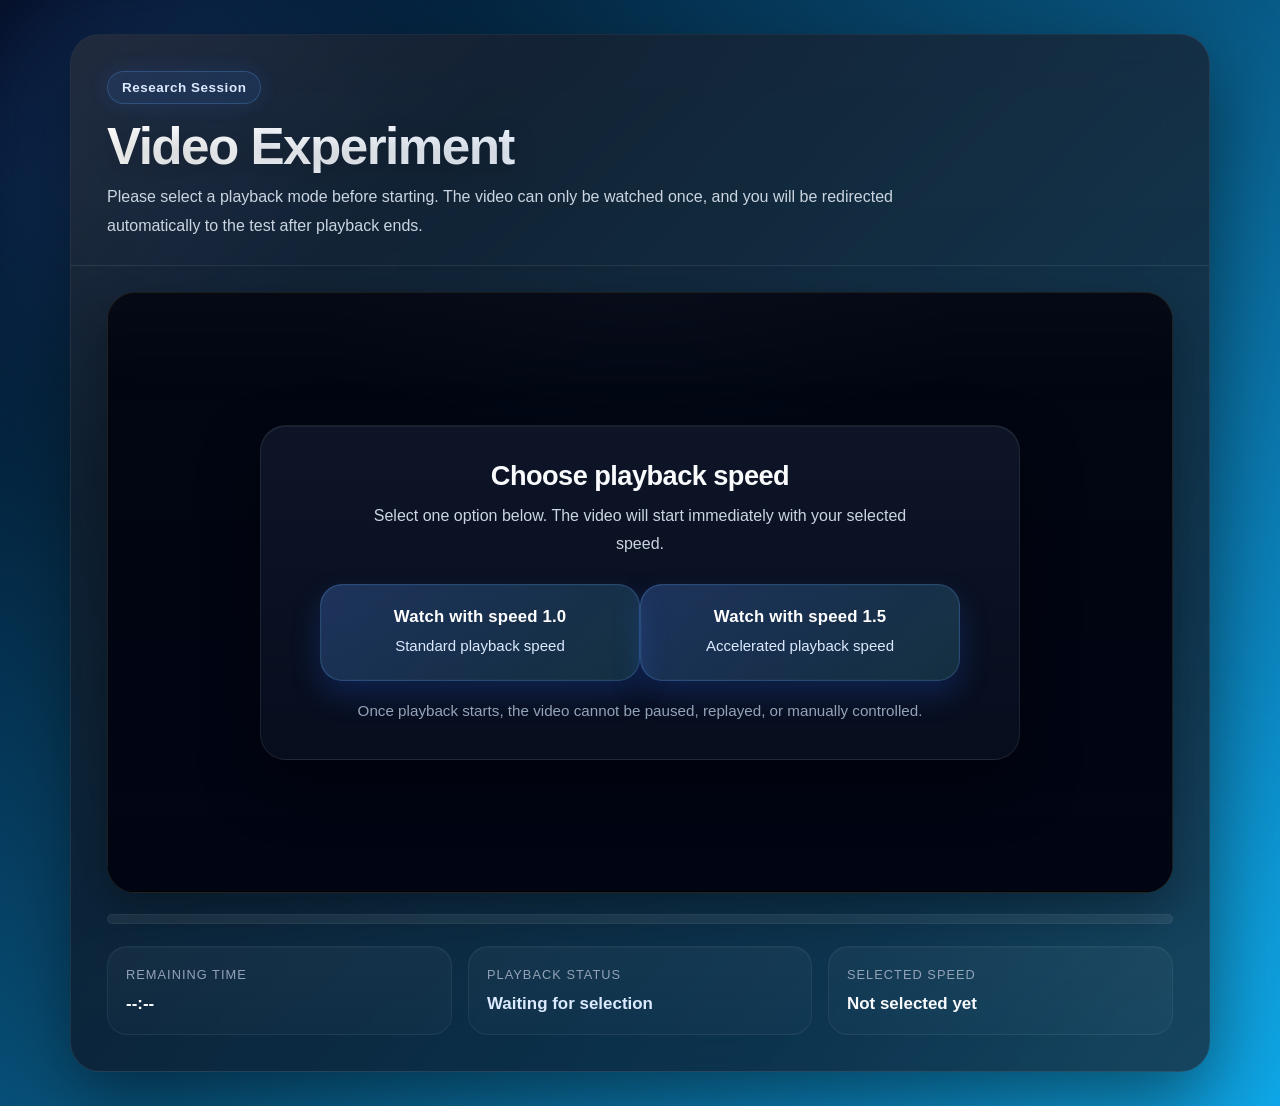
<file: index.html>
<!DOCTYPE html>
<html lang="en">
<head>
    <meta charset="UTF-8" />
    <meta name="viewport" content="width=device-width, initial-scale=1.0" />
    <title>Experiment Video</title>
    <link rel="stylesheet" href="style.css" />
</head>
<body>

    <div class="page-shell">
        <div class="background-glow glow-1"></div>
        <div class="background-glow glow-2"></div>

        <main class="app-card">
            <header class="hero">
                <div class="hero-badge">Research Session</div>
                <h1 class="title">Video Experiment</h1>
                <p class="subtitle">
                    Please select a playback mode before starting. The video can only be watched once, and you will be redirected automatically to the test after playback ends.
                </p>
            </header>

            <section class="video-section">
                <div class="video-wrapper">
                    <div class="overlay" id="overlay">
                        <div class="choice-panel">
                            <h2 class="choice-title">Choose playback speed</h2>
                            <p class="choice-subtitle">
                                Select one option below. The video will start immediately with your selected speed.
                            </p>

                            <div class="speed-options">
                                <button class="speed-btn" data-speed="1">
                                    <strong>Watch with speed 1.0</strong>
                                    <span>Standard playback speed</span>
                                </button>

                                <button class="speed-btn" data-speed="1.5">
                                    <strong>Watch with speed 1.5</strong>
                                    <span>Accelerated playback speed</span>
                                </button>
                            </div>

                            <p class="overlay-text">
                                Once playback starts, the video cannot be paused, replayed, or manually controlled.
                            </p>
                        </div>
                    </div>

                    <video id="video" playsinline preload="auto">
                        <source src="video.mp4" type="video/mp4">
                        Your browser does not support the video tag.
                    </video>
                </div>
            </section>

            <section class="info-panel">
                <div class="progress-bar">
                    <div class="progress" id="progress"></div>
                </div>

                <div class="meta-grid">
                    <div class="meta-card">
                        <div class="meta-label">Remaining time</div>
                        <div class="meta-value" id="timerText">--:--</div>
                    </div>

                    <div class="meta-card">
                        <div class="meta-label">Playback status</div>
                        <div class="meta-value status-text" id="statusText">Waiting for selection</div>
                    </div>

                    <div class="meta-card">
                        <div class="meta-label">Selected speed</div>
                        <div class="meta-value" id="speedBadge">Not selected yet</div>
                    </div>
                </div>
            </section>
        </main>
    </div>

    <script src="script.js"></script>
</body>
</html>
</file>
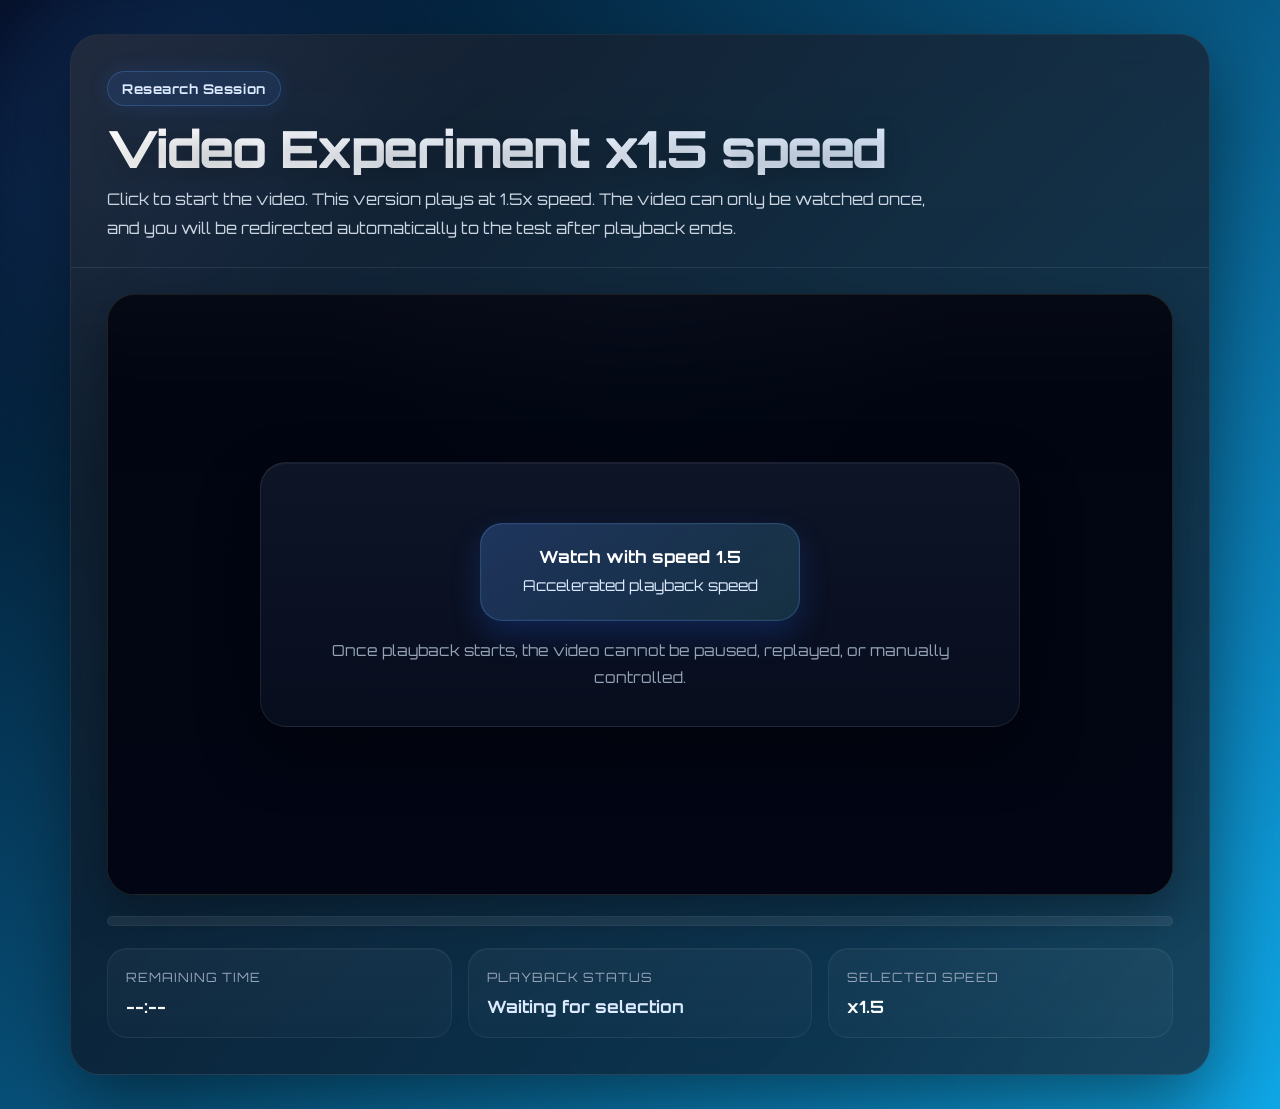
<file: fast/index.html>
<!DOCTYPE html>
<html lang="en">
<head>
    <meta charset="UTF-8" />
    <meta name="viewport" content="width=device-width, initial-scale=1.0" />
    <title>Experiment Video</title>
    <link rel="stylesheet" href="../style.css" />
    <link rel="preconnect" href="https://fonts.googleapis.com">
    <link rel="preconnect" href="https://fonts.gstatic.com" crossorigin>
    <link href="https://fonts.googleapis.com/css2?family=Inter:wght@300;400;600;800&family=Orbitron:wght@400;700&display=swap" rel="stylesheet">
</head>
<body>

    <div class="page-shell">
        <div class="background-glow glow-1"></div>
        <div class="background-glow glow-2"></div>

        <main class="app-card">
            <header class="hero">
                <div class="hero-badge">Research Session</div>
                <h1 class="title">Video Experiment x1.5 speed</h1>
                <p class="subtitle">
                    Click to start the video. This version plays at 1.5x speed. The video can only be watched once, and you will be redirected automatically to the test after playback ends.
                </p>
            </header>

            <section class="video-section">
                <div class="video-wrapper">
                    <div class="overlay" id="overlay">
                        <div class="choice-panel">
                            <!-- <h2 class="choice-title">Choose playback speed</h2> -->
                            <!-- <p class="choice-subtitle">
                                Select one option below. The video will start immediately with your selected speed.
                            </p> -->

                            <div class="speed-options">
                                <!-- <button class="speed-btn" data-speed="1">
                                    <strong>Watch with speed 1.0</strong>
                                    <span>Standard playback speed</span>
                                </button> -->

                                <button class="speed-btn" data-speed="1.5">
                                    <strong>Watch with speed 1.5</strong>
                                    <span>Accelerated playback speed</span>
                                </button>
                            </div>

                            <p class="overlay-text">
                                Once playback starts, the video cannot be paused, replayed, or manually controlled.
                            </p>
                        </div>
                    </div>

                    <video id="video" playsinline preload="auto">
                        <source src="../video.mp4" type="video/mp4">
                        Your browser does not support the video tag.
                    </video>
                </div>
            </section>

            <section class="info-panel">
                <div class="progress-bar">
                    <div class="progress" id="progress"></div>
                </div>

                <div class="meta-grid">
                    <div class="meta-card">
                        <div class="meta-label">Remaining time</div>
                        <div class="meta-value" id="timerText">--:--</div>
                    </div>

                    <div class="meta-card">
                        <div class="meta-label">Playback status</div>
                        <div class="meta-value status-text" id="statusText">Waiting for selection</div>
                    </div>

                    <div class="meta-card">
                        <div class="meta-label">Selected speed</div>
                        <div class="meta-value" id="speedBadge">x1.5</div>
                    </div>
                </div>
            </section>
        </main>
    </div>

    <script src="../script.js"></script>
</body>
</html>
</file>
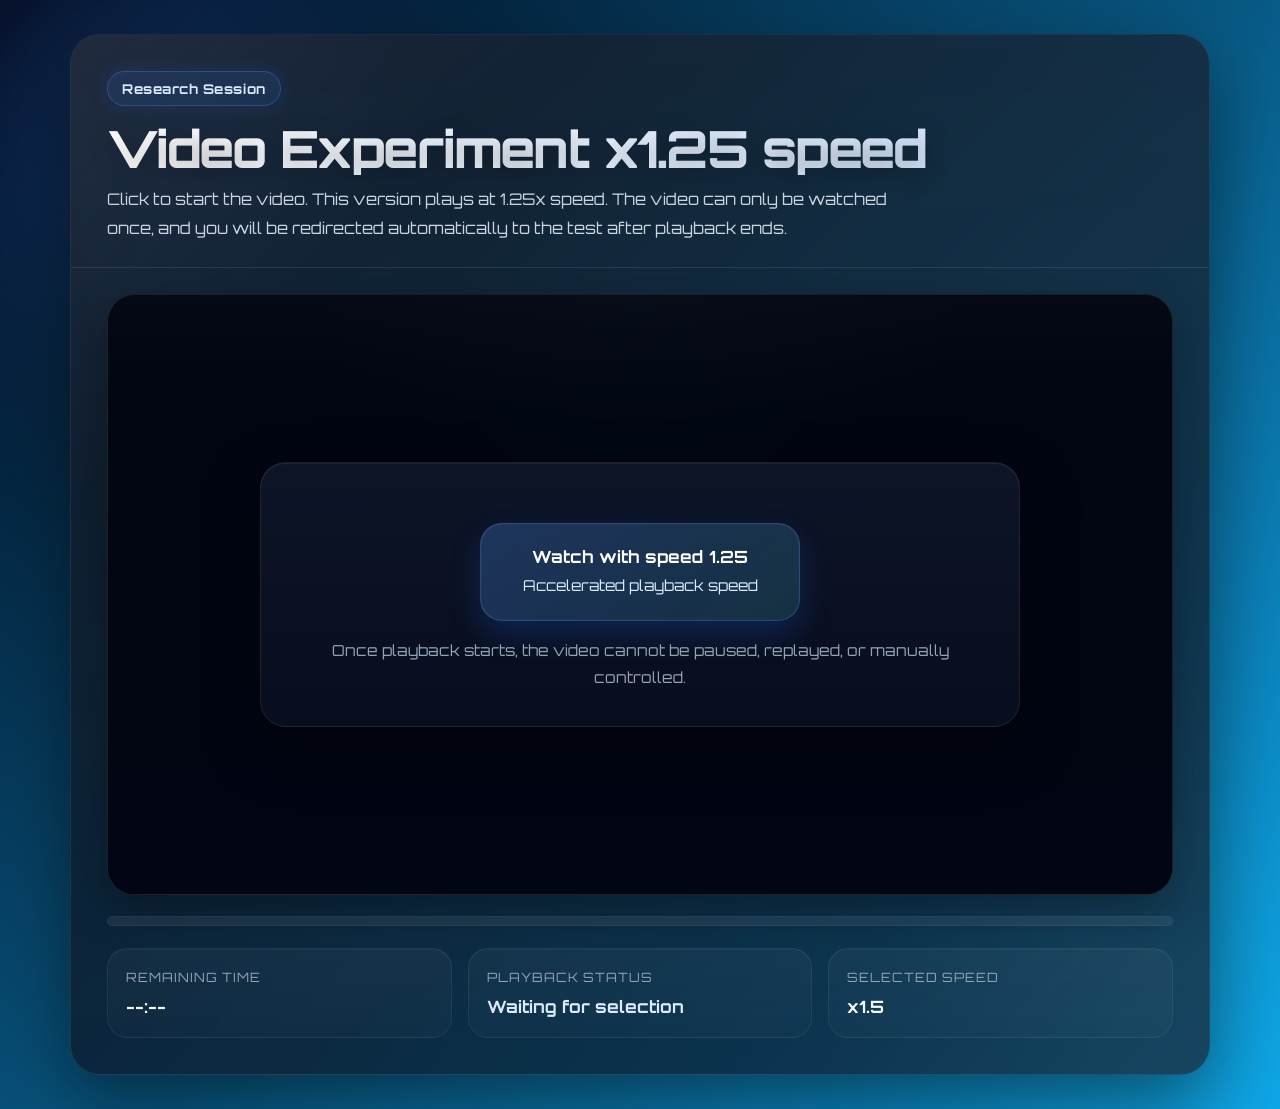
<file: middle/index.html>
<!DOCTYPE html>
<html lang="en">
<head>
    <meta charset="UTF-8" />
    <meta name="viewport" content="width=device-width, initial-scale=1.0" />
    <title>Experiment Video</title>
    <link rel="stylesheet" href="../style.css" />
    <link rel="preconnect" href="https://fonts.googleapis.com">
    <link rel="preconnect" href="https://fonts.gstatic.com" crossorigin>
    <link href="https://fonts.googleapis.com/css2?family=Inter:wght@300;400;600;800&family=Orbitron:wght@400;700&display=swap" rel="stylesheet">
</head>
<body>

    <div class="page-shell">
        <div class="background-glow glow-1"></div>
        <div class="background-glow glow-2"></div>

        <main class="app-card">
            <header class="hero">
                <div class="hero-badge">Research Session</div>
                <h1 class="title">Video Experiment x1.25 speed</h1>
                <p class="subtitle">
                    Click to start the video. This version plays at 1.25x speed. The video can only be watched once, and you will be redirected automatically to the test after playback ends.
                </p>
            </header>

            <section class="video-section">
                <div class="video-wrapper">
                    <div class="overlay" id="overlay">
                        <div class="choice-panel">
                            <!-- <h2 class="choice-title">Choose playback speed</h2> -->
                            <!-- <p class="choice-subtitle">
                                Select one option below. The video will start immediately with your selected speed.
                            </p> -->

                            <div class="speed-options">
                                <!-- <button class="speed-btn" data-speed="1">
                                    <strong>Watch with speed 1.0</strong>
                                    <span>Standard playback speed</span>
                                </button> -->

                                <!-- <button class="speed-btn" data-speed="1.5">
                                    <strong>Watch with speed 1.5</strong>
                                    <span>Accelerated playback speed</span>
                                </button> -->
                                <button class="speed-btn" data-speed="1.25">
                                    <strong>Watch with speed 1.25</strong>
                                    <span>Accelerated playback speed</span>
                                </button>
                            </div>

                            <p class="overlay-text">
                                Once playback starts, the video cannot be paused, replayed, or manually controlled.
                            </p>
                        </div>
                    </div>

                    <video id="video" playsinline preload="auto">
                        <source src="../video.mp4" type="video/mp4">
                        Your browser does not support the video tag.
                    </video>
                </div>
            </section>

            <section class="info-panel">
                <div class="progress-bar">
                    <div class="progress" id="progress"></div>
                </div>

                <div class="meta-grid">
                    <div class="meta-card">
                        <div class="meta-label">Remaining time</div>
                        <div class="meta-value" id="timerText">--:--</div>
                    </div>

                    <div class="meta-card">
                        <div class="meta-label">Playback status</div>
                        <div class="meta-value status-text" id="statusText">Waiting for selection</div>
                    </div>

                    <div class="meta-card">
                        <div class="meta-label">Selected speed</div>
                        <div class="meta-value" id="speedBadge">x1.5</div>
                    </div>
                </div>
            </section>
        </main>
    </div>

    <script src="../script.js"></script>
</body>
</html>
</file>
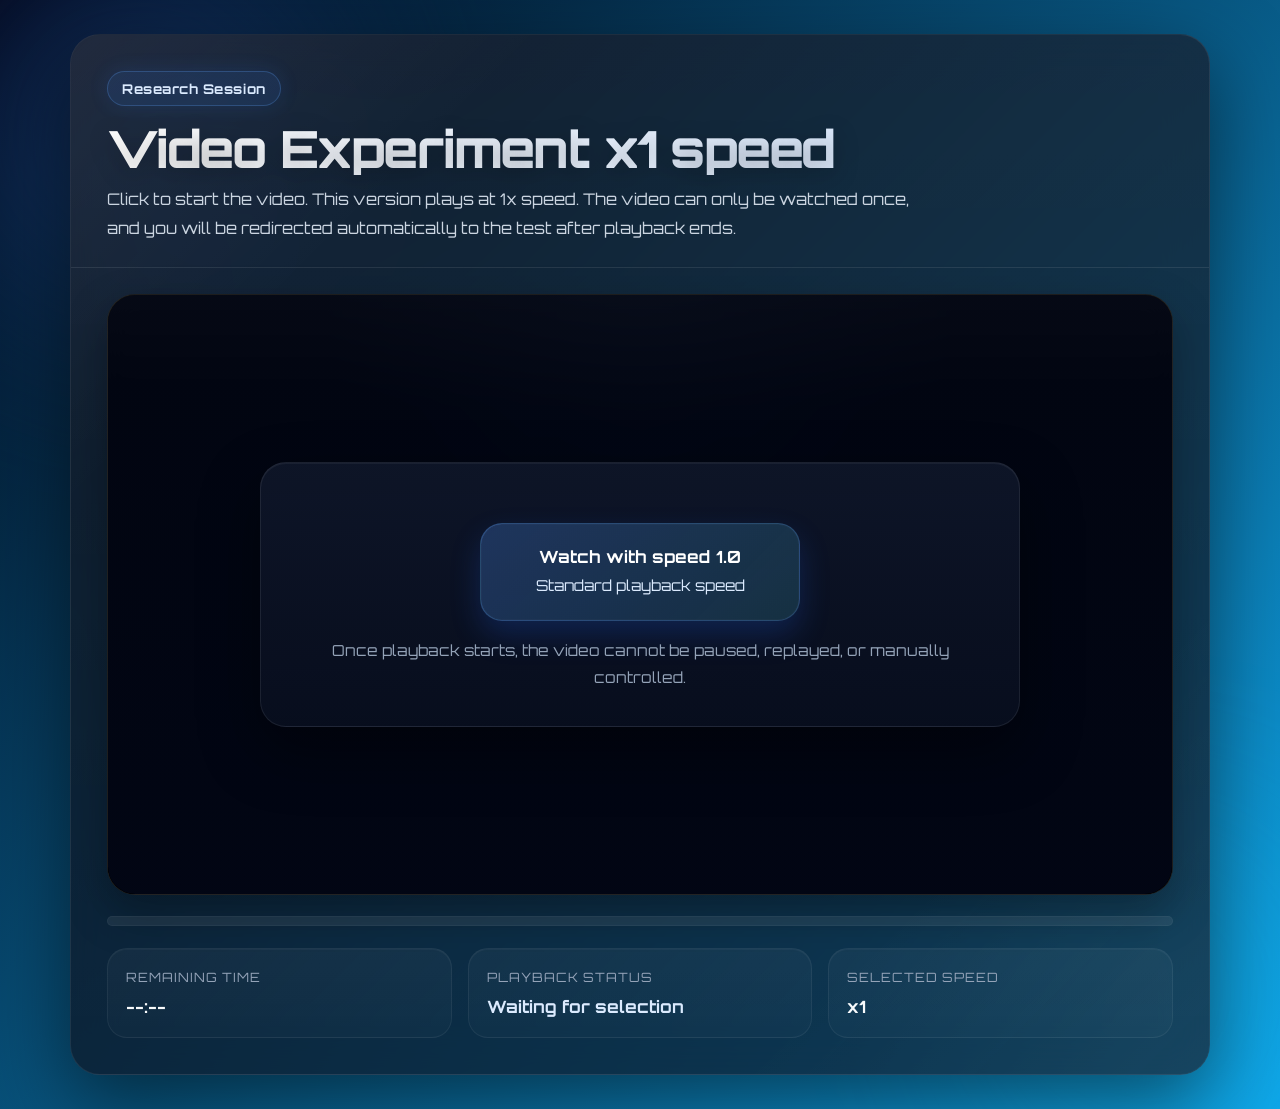
<file: normal/index.html>
<!DOCTYPE html>
<html lang="en">
<head>
    <meta charset="UTF-8" />
    <meta name="viewport" content="width=device-width, initial-scale=1.0" />
    <title>Experiment Video</title>
    <link rel="stylesheet" href="../style.css" />
    <link rel="preconnect" href="https://fonts.googleapis.com">
    <link rel="preconnect" href="https://fonts.gstatic.com" crossorigin>
    <link href="https://fonts.googleapis.com/css2?family=Inter:wght@300;400;600;800&family=Orbitron:wght@400;700&display=swap" rel="stylesheet">
</head>
<body>

    <div class="page-shell">
        <div class="background-glow glow-1"></div>
        <div class="background-glow glow-2"></div>

        <main class="app-card">
            <header class="hero">
                <div class="hero-badge">Research Session</div>
                <h1 class="title">Video Experiment x1 speed</h1>
                <p class="subtitle">
                    Click to start the video. This version plays at 1x speed. The video can only be watched once, and you will be redirected automatically to the test after playback ends.
                </p>
            </header>

            <section class="video-section">
                <div class="video-wrapper">
                    <div class="overlay" id="overlay">
                        <div class="choice-panel">
                            <!-- <h2 class="choice-title">Choose playback speed</h2> -->
                            <!-- <p class="choice-subtitle">
                                Select one option below. The video will start immediately with your selected speed.
                            </p> -->

                            <div class="speed-options">
                                <button class="speed-btn" data-speed="1">
                                    <strong>Watch with speed 1.0</strong>
                                    <span>Standard playback speed</span>
                                </button>

                                <!-- <button class="speed-btn" data-speed="1.5">
                                    <strong>Watch with speed 1.5</strong>
                                    <span>Accelerated playback speed</span>
                                </button> -->
                            </div>

                            <p class="overlay-text">
                                Once playback starts, the video cannot be paused, replayed, or manually controlled.
                            </p>
                        </div>
                    </div>

                    <video id="video" playsinline preload="auto">
                        <source src="../video.mp4" type="video/mp4">
                        Your browser does not support the video tag.
                    </video>
                </div>
            </section>

            <section class="info-panel">
                <div class="progress-bar">
                    <div class="progress" id="progress"></div>
                </div>

                <div class="meta-grid">
                    <div class="meta-card">
                        <div class="meta-label">Remaining time</div>
                        <div class="meta-value" id="timerText">--:--</div>
                    </div>

                    <div class="meta-card">
                        <div class="meta-label">Playback status</div>
                        <div class="meta-value status-text" id="statusText">Waiting for selection</div>
                    </div>

                    <div class="meta-card">
                        <div class="meta-label">Selected speed</div>
                        <div class="meta-value" id="speedBadge">x1</div>
                    </div>
                </div>
            </section>
        </main>
    </div>

    <script src="../script.js"></script>
</body>
</html>
</file>
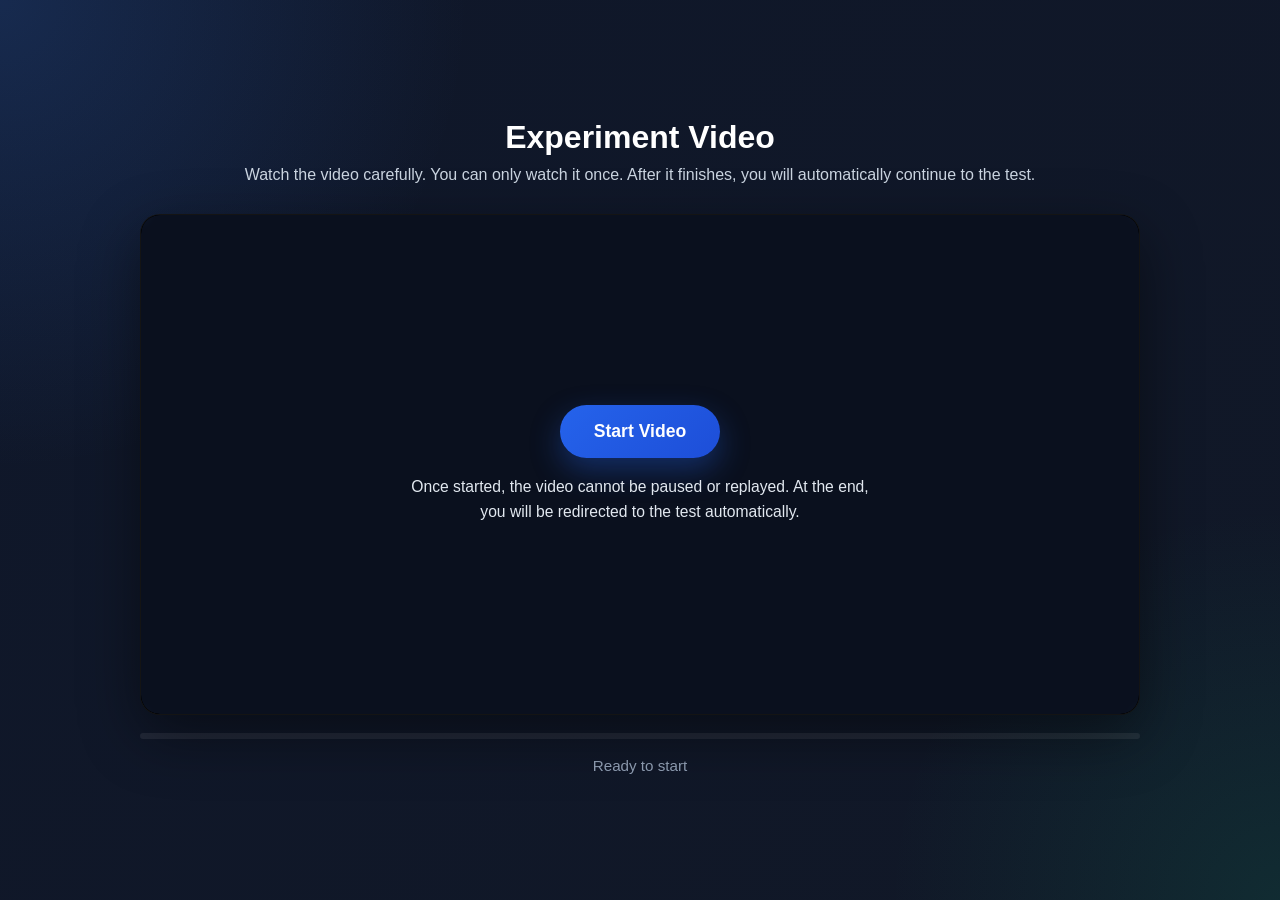
<file: main.html>
<!DOCTYPE html>
<html lang="en">
<head>
    <meta charset="UTF-8" />
    <meta name="viewport" content="width=device-width, initial-scale=1.0" />
    <title>Experiment Video</title>
    <style>
        * {
            box-sizing: border-box;
        }

        body {
            margin: 0;
            min-height: 100vh;
            display: flex;
            justify-content: center;
            align-items: center;
            background:
                radial-gradient(circle at top left, rgba(59, 130, 246, 0.18), transparent 30%),
                radial-gradient(circle at bottom right, rgba(16, 185, 129, 0.12), transparent 25%),
                linear-gradient(135deg, #0f172a, #111827);
            font-family: Arial, Helvetica, sans-serif;
            overflow: hidden;
        }

        .container {
            width: 90%;
            max-width: 1000px;
            text-align: center;
            position: relative;
            animation: fadeInUp 1s ease;
        }

        .title {
            color: white;
            font-size: 2rem;
            font-weight: bold;
            margin-bottom: 10px;
            animation: fadeIn 1.2s ease;
        }

        .subtitle {
            color: #cbd5e1;
            font-size: 1rem;
            margin-bottom: 30px;
            animation: fadeIn 1.6s ease;
        }

        .video-wrapper {
            position: relative;
            border-radius: 20px;
            overflow: hidden;
            background: black;
            box-shadow: 0 20px 60px rgba(0, 0, 0, 0.45);
            border: 1px solid rgba(255, 255, 255, 0.08);
        }

        video {
            width: 100%;
            display: block;
            background: black;
        }

        .overlay {
            position: absolute;
            inset: 0;
            background: rgba(15, 23, 42, 0.72);
            backdrop-filter: blur(4px);
            display: flex;
            justify-content: center;
            align-items: center;
            flex-direction: column;
            gap: 16px;
            transition: opacity 0.6s ease, visibility 0.6s ease;
            z-index: 2;
        }

        .overlay.hidden {
            opacity: 0;
            visibility: hidden;
            pointer-events: none;
        }

        .start-btn {
            padding: 16px 34px;
            font-size: 1.1rem;
            font-weight: bold;
            color: white;
            background: linear-gradient(135deg, #2563eb, #1d4ed8);
            border: none;
            border-radius: 999px;
            cursor: pointer;
            box-shadow: 0 12px 30px rgba(37, 99, 235, 0.35);
            transition: transform 0.25s ease, box-shadow 0.25s ease, opacity 0.25s ease;
            animation: pulse 1.8s infinite;
        }

        .start-btn:hover {
            transform: translateY(-2px) scale(1.03);
            box-shadow: 0 18px 35px rgba(37, 99, 235, 0.45);
        }

        .start-btn:active {
            transform: scale(0.98);
        }

        .overlay-text {
            color: #e2e8f0;
            font-size: 0.98rem;
            max-width: 500px;
            line-height: 1.6;
            padding: 0 20px;
        }

        .status {
            margin-top: 18px;
            color: #94a3b8;
            font-size: 0.95rem;
            min-height: 24px;
        }

        .progress-bar {
            width: 100%;
            height: 6px;
            background: rgba(255, 255, 255, 0.08);
            border-radius: 999px;
            overflow: hidden;
            margin-top: 18px;
        }

        .progress {
            width: 0%;
            height: 100%;
            background: linear-gradient(90deg, #22c55e, #3b82f6);
            transition: width 0.2s linear;
        }

        @keyframes fadeInUp {
            from {
                opacity: 0;
                transform: translateY(30px);
            }
            to {
                opacity: 1;
                transform: translateY(0);
            }
        }

        @keyframes fadeIn {
            from {
                opacity: 0;
            }
            to {
                opacity: 1;
            }
        }

        @keyframes pulse {
            0% {
                transform: scale(1);
            }
            50% {
                transform: scale(1.04);
            }
            100% {
                transform: scale(1);
            }
        }

        @media (max-width: 768px) {
            .title {
                font-size: 1.5rem;
            }

            .subtitle {
                font-size: 0.95rem;
            }

            .start-btn {
                font-size: 1rem;
                padding: 14px 28px;
            }
        }
    </style>
</head>
<body>

    <div class="container">
        <div class="title">Experiment Video</div>
        <div class="subtitle">
            Watch the video carefully. You can only watch it once. After it finishes, you will automatically continue to the test.
        </div>

        <div class="video-wrapper">
            <div class="overlay" id="overlay">
                <button class="start-btn" id="startBtn">Start Video</button>
                <div class="overlay-text">
                    Once started, the video cannot be paused or replayed. At the end, you will be redirected to the test automatically.
                </div>
            </div>

            <video id="video" playsinline preload="auto" type="video/mp4">
                <source src="https://drive.google.com/file/d/1Vk-Cj_OdK-i3ARm5Z2R8Q7dkgFcIJffH/view" type="video/mp4">
                Your browser does not support the video tag.
            </video>
        </div>

        <div class="progress-bar">
            <div class="progress" id="progress"></div>
        </div>

        <div class="status" id="statusText">Ready to start</div>
    </div>

    <script>
        const video = document.getElementById("video");
        const startBtn = document.getElementById("startBtn");
        const overlay = document.getElementById("overlay");
        const statusText = document.getElementById("statusText");
        const progress = document.getElementById("progress");

        let hasStarted = false;
        let hasEnded = false;

        startBtn.addEventListener("click", async () => {
            if (hasStarted) return;

            hasStarted = true;
            overlay.classList.add("hidden");
            statusText.textContent = "Video is playing...";

            try {
                video.currentTime = 0;
                video.controls = false;
                video.loop = false;
                video.muted = false;
                video.volume = 1;
                await video.play();
            } catch (error) {
                statusText.textContent = "Autoplay with sound was blocked. Please click the page once.";
                console.error(error);
            }
        });

        video.addEventListener("pause", () => {
            if (!video.ended && hasStarted) {
                video.play().catch(() => {});
            }
        });

        video.addEventListener("seeking", () => {
            if (hasStarted && !video.ended) {
                if (video.currentTime > 0) {
                    video.currentTime = Math.max(0, video.currentTime);
                }
            }
        });

        video.addEventListener("contextmenu", (e) => e.preventDefault());

        video.addEventListener("timeupdate", () => {
            if (video.duration) {
                const percent = (video.currentTime / video.duration) * 100;
                progress.style.width = percent + "%";
            }
        });

        video.addEventListener("ended", () => {
            if (hasEnded) return;

            hasEnded = true;
            statusText.textContent = "Video finished. Redirecting to the test...";
            progress.style.width = "100%";

            setTimeout(() => {
                window.location.href = "https://docs.google.com/forms/d/e/1FAIpQLScB56OfvBlerydAEHXDTaJfLWcyGpfH-YgCsPv9pEDZIwCP-Q/viewform?usp=header";
            }, 1500);
        });

        document.addEventListener("keydown", (e) => {
            const blockedKeys = [" ", "Spacebar", "ArrowLeft", "ArrowRight", "ArrowUp", "ArrowDown"];
            if (blockedKeys.includes(e.key)) {
                e.preventDefault();
            }
        });
    </script>

</body>
</html>
</file>
<file: style.css>
:root {
    --bg-1: #020617;
    --bg-2: #07111f;
    --bg-3: #0b1730;
    --card: rgba(8, 15, 29, 0.7);
    --card-border: rgba(255, 255, 255, 0.08);
    --soft-border: rgba(255, 255, 255, 0.09);
    --text: #f8fafc;
    --muted: #94a3b8;
    --muted-2: #cbd5e1;
    --blue: #3b82f6;
    --blue-2: #60a5fa;
    --cyan: #22d3ee;
    --green: #22c55e;
    --purple: #8b5cf6;
    --shadow-lg: 0 30px 80px rgba(0, 0, 0, 0.5);
    --shadow-md: 0 18px 45px rgba(0, 0, 0, 0.32);
    --radius-xl: 30px;
    --radius-lg: 22px;
    --radius-md: 18px;
}

* {
    box-sizing: border-box;
    font-family: 'Orbitron', sans-serif;
}

html,
body {
    margin: 0;
    min-height: 100%;
    font-family: Arial, Helvetica, sans-serif;
    color: var(--text);
    background:
        radial-gradient(circle at 15% 20%, rgba(59, 130, 246, 0.18), transparent 24%),
        radial-gradient(circle at 85% 75%, rgba(34, 211, 238, 0.14), transparent 22%),
        radial-gradient(circle at 50% 100%, rgba(139, 92, 246, 0.12), transparent 30%),
        linear-gradient(145deg, var(--bg-1), var(--bg-2) 45%, var(--bg-3));

        background: linear-gradient(
            -45deg,
            #020617,
            #0b1730,
            #1e3a8a,
            #0ea5e9,
            #020617
        );
        background-size: 400% 400%;
        animation: gradientMove 12s ease infinite;
}

body {
    min-height: 100vh;
}

.page-shell {
    position: relative;
    min-height: 100vh;
    display: flex;
    align-items: center;
    justify-content: center;
    padding: 34px 18px;
    overflow: hidden;
}

.background-glow {
    position: absolute;
    border-radius: 999px;
    filter: blur(110px);
    opacity: 0.38;
    pointer-events: none;
}

.glow-1 {
    width: 360px;
    height: 360px;
    background: rgba(59, 130, 246, 0.7);
    top: -4%;
    left: -3%;
}

.glow-2 {
    width: 320px;
    height: 320px;
    background: rgba(34, 211, 238, 0.45);
    right: -2%;
    bottom: -4%;
}

.app-card {
    position: relative;
    z-index: 1;
    width: 100%;
    max-width: 1140px;
    background:
        linear-gradient(180deg, rgba(255,255,255,0.05), rgba(255,255,255,0.015)),
        var(--card);
    border: 1px solid var(--card-border);
    border-radius: var(--radius-xl);
    backdrop-filter: blur(22px);
    -webkit-backdrop-filter: blur(22px);
    box-shadow: var(--shadow-lg);
    overflow: hidden;
    animation: fadeUp 0.8s ease;
}

.app-card::before {
    content: "";
    position: absolute;
    inset: 0;
    pointer-events: none;
    background: linear-gradient(
        135deg,
        rgba(255,255,255,0.05),
        transparent 22%,
        transparent 78%,
        rgba(255,255,255,0.04)
    );
}

.hero {
    position: relative;
    padding: 36px 36px 24px;
    border-bottom: 1px solid var(--soft-border);
}

.hero-badge {
    display: inline-flex;
    align-items: center;
    gap: 8px;
    padding: 8px 14px;
    border-radius: 999px;
    background: rgba(59, 130, 246, 0.12);
    border: 1px solid rgba(96, 165, 250, 0.25);
    color: #dbeafe;
    font-size: 0.84rem;
    font-weight: 700;
    letter-spacing: 0.04em;
    margin-bottom: 16px;
    box-shadow: 0 0 20px rgba(59, 130, 246, 0.14);
}

.title {
    margin: 0 0 10px;
    font-size: clamp(2.2rem, 4vw, 3.4rem);
    line-height: 1.04;
    font-weight: 800;
    letter-spacing: -0.03em;
    text-shadow: 0 6px 25px rgba(0, 0, 0, 0.28);
}

.subtitle {
    margin: 0;
    max-width: 820px;
    color: var(--muted-2);
    font-size: 1rem;
    line-height: 1.8;
}

.video-section {
    padding: 26px 36px 18px;
}

.video-wrapper {
    position: relative;
    overflow: hidden;
    border-radius: 28px;
    border: 1px solid rgba(255,255,255,0.1);
    background:
        linear-gradient(180deg, rgba(255,255,255,0.04), rgba(255,255,255,0.01)),
        #000;
    box-shadow: var(--shadow-md);
}

.video-wrapper::after {
    content: "";
    position: absolute;
    inset: 0;
    pointer-events: none;
    background:
        linear-gradient(180deg, rgba(255,255,255,0.08), transparent 18%, transparent 80%, rgba(0,0,0,0.25)),
        radial-gradient(circle at top center, rgba(96, 165, 250, 0.08), transparent 40%);
}

video {
    display: block;
    width: 100%;
    background: #000;
    aspect-ratio: 16 / 9;
    object-fit: cover;
}

.overlay {
    position: absolute;
    inset: 0;
    z-index: 3;
    display: flex;
    align-items: center;
    justify-content: center;
    padding: 24px;
    background:
        linear-gradient(180deg, rgba(2, 6, 23, 0.55), rgba(2, 6, 23, 0.75)),
        rgba(3, 10, 20, 0.45);
    backdrop-filter: blur(10px);
    -webkit-backdrop-filter: blur(10px);
    transition: opacity 0.55s ease, visibility 0.55s ease, transform 0.55s ease;
}

.overlay.hidden {
    opacity: 0;
    visibility: hidden;
    pointer-events: none;
    transform: scale(1.02);
}

.choice-panel {
    width: 100%;
    max-width: 760px;
    padding: 34px 30px;
    border-radius: 26px;
    background:
        linear-gradient(180deg, rgba(15, 23, 42, 0.9), rgba(9, 16, 32, 0.82));
    border: 1px solid rgba(255,255,255,0.08);
    box-shadow:
        0 24px 60px rgba(0, 0, 0, 0.42),
        inset 0 1px 0 rgba(255,255,255,0.05);
    text-align: center;
}

.choice-title {
    margin: 0 0 10px;
    font-size: 1.7rem;
    font-weight: 800;
    letter-spacing: -0.02em;
}

.choice-subtitle {
    margin: 0 auto;
    max-width: 560px;
    color: var(--muted-2);
    line-height: 1.75;
    font-size: 1rem;
}

.speed-options {
    margin-top: 26px;
    display: flex;
    justify-content: center;
    align-items: center;
}

.speed-btn {
    min-width: 260px;
    max-width: 320px;
    width: 100%;
    padding: 22px 20px;
    border-radius: 22px;
    border: 1px solid rgba(96, 165, 250, 0.22);
    background:
        linear-gradient(135deg, rgba(59, 130, 246, 0.24), rgba(34, 211, 238, 0.12)),
        rgba(255,255,255,0.04);
    color: white;
    text-align: center;
    cursor: pointer;
    transition: transform 0.28s ease, box-shadow 0.28s ease, border-color 0.28s ease, background 0.28s ease;
    box-shadow:
        0 14px 30px rgba(37, 99, 235, 0.22),
        0 0 0 1px rgba(255,255,255,0.02) inset;
    position: relative;
    overflow: hidden;
}

.speed-btn::before {
    content: "";
    position: absolute;
    inset: 0;
    background: linear-gradient(
        120deg,
        transparent 0%,
        rgba(255,255,255,0.12) 30%,
        transparent 60%
    );
    transform: translateX(-120%);
    transition: transform 0.7s ease;
}

.speed-btn:hover::before {
    transform: translateX(120%);
}

.speed-btn:hover {
    transform: translateY(-4px) scale(1.01);
    border-color: rgba(125, 211, 252, 0.5);
    box-shadow:
        0 20px 42px rgba(37, 99, 235, 0.28),
        0 0 28px rgba(34, 211, 238, 0.12);
}

.speed-btn strong {
    display: block;
    font-size: 1.05rem;
    margin-bottom: 8px;
    letter-spacing: 0.01em;
}

.speed-btn span {
    display: block;
    color: #dbeafe;
    font-size: 0.94rem;
    line-height: 1.5;
}

.overlay-text {
    margin: 18px 0 0;
    color: var(--muted);
    line-height: 1.75;
    font-size: 0.95rem;
}

.info-panel {
    padding: 0 36px 36px;
}

.progress-bar {
    width: 100%;
    height: 10px;
    margin-top: 4px;
    border-radius: 999px;
    background: rgba(255,255,255,0.07);
    overflow: hidden;
    border: 1px solid rgba(255,255,255,0.04);
}

.progress {
    width: 0%;
    height: 100%;
    border-radius: inherit;
    background: linear-gradient(90deg, var(--green), var(--cyan), var(--blue-2));
    box-shadow: 0 0 18px rgba(34, 197, 94, 0.3);
    transition: width 0.2s linear;
}

.meta-grid {
    display: grid;
    grid-template-columns: repeat(3, minmax(180px, 1fr));
    gap: 16px;
    margin-top: 22px;
}

.meta-card {
    padding: 20px 18px 18px;
    border-radius: 20px;
    background:
        linear-gradient(180deg, rgba(255,255,255,0.035), rgba(255,255,255,0.02));
    border: 1px solid rgba(255,255,255,0.06);
    box-shadow: inset 0 1px 0 rgba(255,255,255,0.03);
}

.meta-label {
    color: var(--muted);
    font-size: 0.8rem;
    margin-bottom: 10px;
    text-transform: uppercase;
    letter-spacing: 0.08em;
}

.meta-value {
    font-size: 1.06rem;
    font-weight: 700;
    color: var(--text);
    line-height: 1.4;
    word-break: break-word;
}

.status-text {
    color: #dbeafe;
}

@keyframes fadeUp {
    from {
        opacity: 0;
        transform: translateY(24px);
    }
    to {
        opacity: 1;
        transform: translateY(0);
    }
}

@media (max-width: 900px) {
    .meta-grid {
        grid-template-columns: 1fr;
    }

    .hero,
    .video-section,
    .info-panel {
        padding-left: 20px;
        padding-right: 20px;
    }

    .choice-panel {
        padding: 24px 20px;
    }

    .speed-btn {
        min-width: 100%;
    }
}

@media (max-width: 640px) {
    .page-shell {
        padding: 16px;
    }

    .hero {
        padding-top: 24px;
        padding-bottom: 18px;
    }

    .title {
        font-size: 1.85rem;
    }

    .subtitle,
    .choice-subtitle,
    .overlay-text {
        font-size: 0.94rem;
    }

    .choice-title {
        font-size: 1.3rem;
    }

    .video-wrapper {
        border-radius: 20px;
    }

    .choice-panel {
        border-radius: 20px;
    }

    .meta-card {
        padding: 16px;
    }
}


/* =========================
   GLOBAL ANIMATIONS
========================= */

@keyframes fadeInUp {
    from {
        opacity: 0;
        transform: translateY(28px);
    }
    to {
        opacity: 1;
        transform: translateY(0);
    }
}

@keyframes fadeInDown {
    from {
        opacity: 0;
        transform: translateY(-24px);
    }
    to {
        opacity: 1;
        transform: translateY(0);
    }
}

@keyframes fadeInScale {
    from {
        opacity: 0;
        transform: scale(0.96);
    }
    to {
        opacity: 1;
        transform: scale(1);
    }
}

@keyframes glowPulse {
    0% {
        transform: scale(1);
        opacity: 0.32;
    }
    50% {
        transform: scale(1.08);
        opacity: 0.5;
    }
    100% {
        transform: scale(1);
        opacity: 0.32;
    }
}

@keyframes shimmerMove {
    0% {
        background-position: -200% 0;
    }
    100% {
        background-position: 200% 0;
    }
}

/* =========================
   PAGE ENTRANCE ANIMATION
========================= */

.app-card {
    animation: fadeInScale 0.9s ease;
}

.hero-badge {
    opacity: 0;
    animation: fadeInDown 0.7s ease forwards;
    animation-delay: 0.15s;
}

.title {
    opacity: 0;
    animation: fadeInUp 0.8s ease forwards;
    animation-delay: 0.28s;
}

.subtitle {
    opacity: 0;
    animation: fadeInUp 0.8s ease forwards;
    animation-delay: 0.42s;
}

.video-wrapper {
    opacity: 0;
    animation: fadeInScale 0.95s ease forwards;
    animation-delay: 0.55s;
}

.choice-panel {
    opacity: 0;
    animation: fadeInUp 0.85s ease forwards;
    animation-delay: 0.7s;
}

.choice-title {
    opacity: 0;
    animation: fadeInUp 0.7s ease forwards;
    animation-delay: 0.82s;
}

.choice-subtitle {
    opacity: 0;
    animation: fadeInUp 0.75s ease forwards;
    animation-delay: 0.95s;
}

.overlay-text {
    opacity: 0;
    animation: fadeInUp 0.75s ease forwards;
    animation-delay: 1.08s;
}

.speed-btn {
    opacity: 0;
    animation: fadeInScale 0.8s ease forwards;
    animation-delay: 1s;
}

.progress-bar {
    opacity: 0;
    animation: fadeInUp 0.75s ease forwards;
    animation-delay: 1.05s;
}

.meta-card {
    opacity: 0;
    animation: fadeInUp 0.75s ease forwards;
}

.meta-card:nth-child(1) {
    animation-delay: 1.12s;
}

.meta-card:nth-child(2) {
    animation-delay: 1.24s;
}

.meta-card:nth-child(3) {
    animation-delay: 1.36s;
}

/* =========================
   BACKGROUND ANIMATION
========================= */

.glow-1,
.glow-2 {
    animation: glowPulse 7s ease-in-out infinite;
}

.glow-2 {
    animation-delay: 1.5s;
}

/* =========================
   TEXT EFFECTS
========================= */

.title {
    background: linear-gradient(90deg, #ffffff, #dbeafe, #93c5fd, #ffffff);
    background-size: 220% auto;
    -webkit-background-clip: text;
    -webkit-text-fill-color: transparent;
    animation:
        fadeInUp 0.8s ease forwards,
        shimmerMove 6s linear infinite;
    animation-delay: 0.28s, 1.2s;
}

.subtitle,
.choice-subtitle,
.overlay-text,
.meta-label,
.meta-value,
.status-text,
.choice-title {
    will-change: transform, opacity;
}

/* =========================
   BUTTON EXTRA ANIMATION
========================= */

.speed-btn {
    position: relative;
    overflow: hidden;
}

.speed-btn::after {
    content: "";
    position: absolute;
    inset: -1px;
    border-radius: inherit;
    padding: 1px;
    background: linear-gradient(135deg, rgba(96, 165, 250, 0.65), rgba(34, 211, 238, 0.25), rgba(139, 92, 246, 0.35));
    -webkit-mask:
        linear-gradient(#fff 0 0) content-box,
        linear-gradient(#fff 0 0);
    -webkit-mask-composite: xor;
    mask-composite: exclude;
    opacity: 0.7;
    pointer-events: none;
}

/* =========================
   ACCESSIBILITY
========================= */

@media (prefers-reduced-motion: reduce) {
    *,
    *::before,
    *::after {
        animation: none !important;
        transition: none !important;
        scroll-behavior: auto !important;
    }
}

@keyframes gradientMove {
    0% {
        background-position: 0% 50%;
    }
    50% {
        background-position: 100% 50%;
    }
    100% {
        background-position: 0% 50%;
    }
}


/* =========================
   TIMER ANIMATION
========================= */

#timerText {
    transition: all 0.25s ease;
    display: inline-block;
}

/* pulse when updating */
.timer-update {
    animation: timerPulse 0.35s ease;
}

@keyframes timerPulse {
    0% {
        transform: scale(1);
        color: #e2e8f0;
    }
    40% {
        transform: scale(1.15);
        color: #38bdf8;
    }
    100% {
        transform: scale(1);
        color: #e2e8f0;
    }
}

/* urgency effect when low time */
.timer-warning {
    color: #f59e0b !important;
    animation: warningBlink 1s infinite;
}

.timer-danger {
    color: #ef4444 !important;
    animation: dangerBlink 0.6s infinite;
}

@keyframes warningBlink {
    0%, 100% { opacity: 1; }
    50% { opacity: 0.6; }
}

@keyframes dangerBlink {
    0%, 100% { opacity: 1; }
    50% { opacity: 0.3; }
}
</file>
